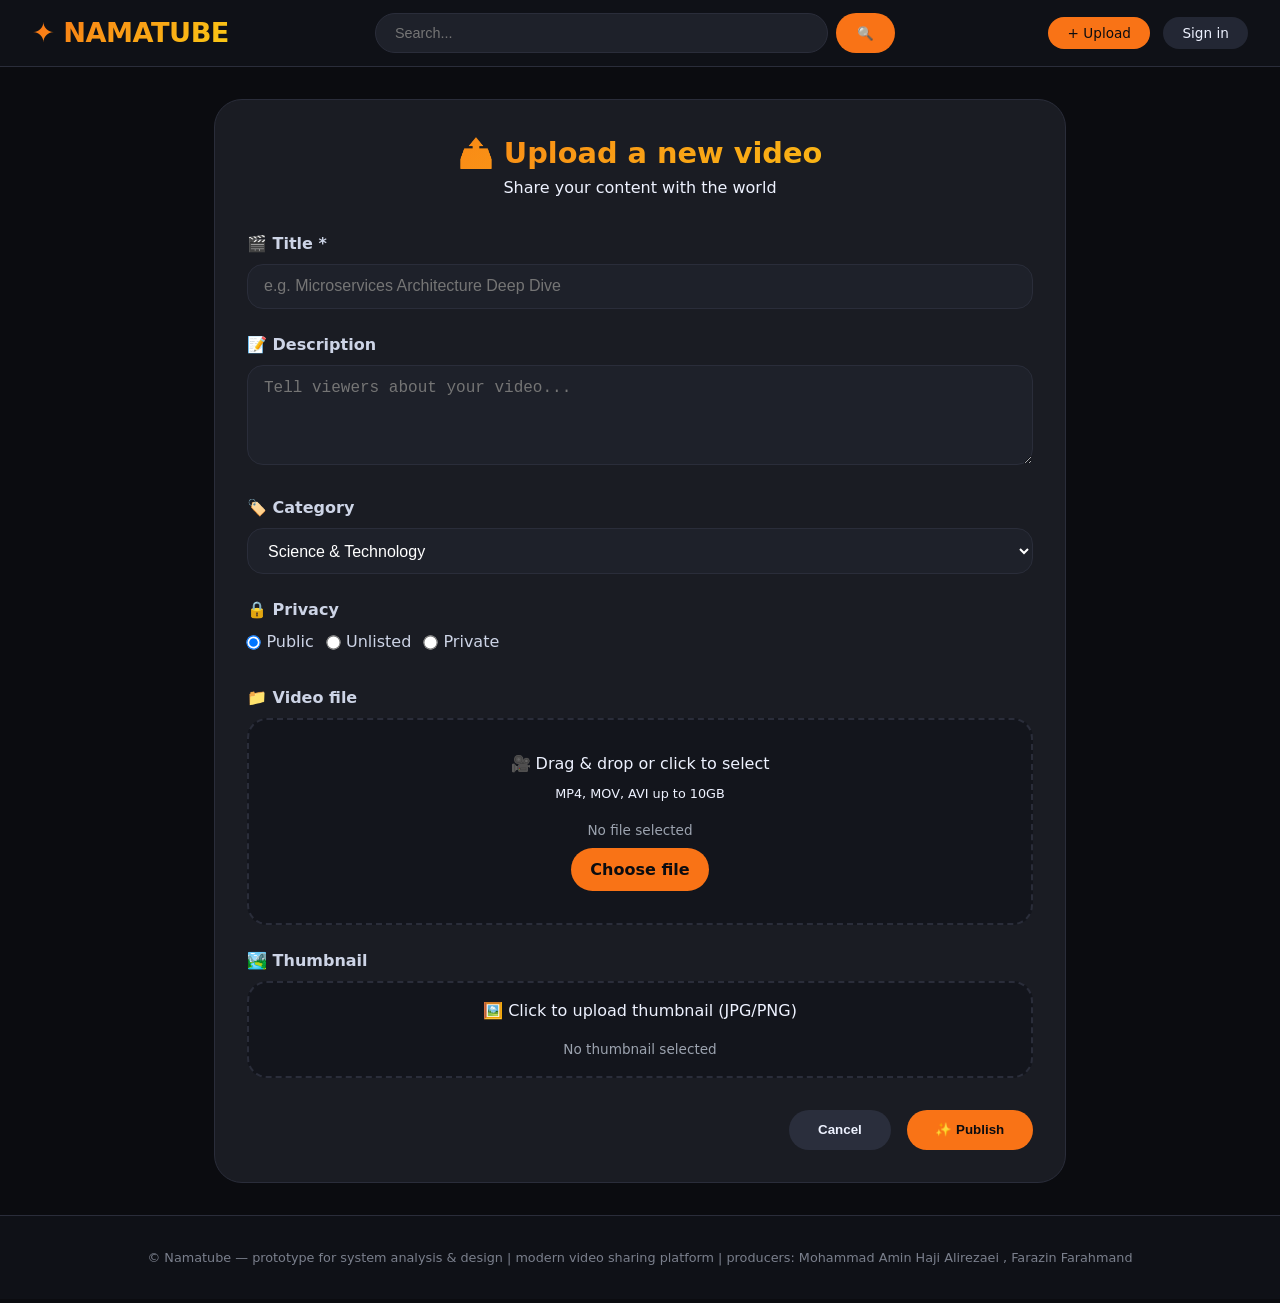
<file: prototype/upload.html>
<!DOCTYPE html>
<html lang="en">
<head>
    <meta charset="UTF-8">
    <meta name="viewport" content="width=device-width, initial-scale=1.0">
    <title>VidStream – Upload Video</title>
    <link rel="stylesheet" href="css/style.css">
    <link rel="stylesheet" href="css/upload.css">
</head>
<body>

<div class="header">
    <div class="logo" onclick="location.href='index.html'">✦ NAMATUBE</div>
    <div class="search-bar">
        <input type="text" placeholder="Search...">
        <button>🔍</button>
    </div>
    <div class="user-actions">
        <a href="upload.html" style="background-color: var(--accent); color: #0b0c10;">+ Upload</a>
        <a href="login.html">Sign in</a>
    </div>
</div>

<div class="upload-container">
    <div class="upload-card">
        <div class="upload-header">
            <h2>📤 Upload a new video</h2>
            <p>Share your content with the world</p>
        </div>

        <div class="form-group">
            <label>🎬 Title *</label>
            <input type="text" placeholder="e.g. Microservices Architecture Deep Dive" value="">
        </div>

        <div class="form-group">
            <label>📝 Description</label>
            <textarea rows="4" placeholder="Tell viewers about your video..."></textarea>
        </div>

        <div class="form-group">
            <label>🏷️ Category</label>
            <select>
                <option>Education</option>
                <option selected>Science & Technology</option>
                <option>Entertainment</option>
                <option>Gaming</option>
                <option>Music</option>
                <option>Networking & IT</option>
            </select>
        </div>

        <div class="form-group">
            <label>🔒 Privacy</label>
            <div class="checkbox-group">
                <label><input type="radio" name="privacy" checked> Public</label>
                <label><input type="radio" name="privacy"> Unlisted</label>
                <label><input type="radio" name="privacy"> Private</label>
            </div>
        </div>

        <div class="form-group">
            <label>📁 Video file</label>
            <div class="file-area" onclick="document.getElementById('videoFile').click()">
                <div>🎥 Drag & drop or click to select</div>
                <div style="font-size: 0.8rem; margin-top: 0.5rem;">MP4, MOV, AVI up to 10GB</div>
                <input type="file" id="videoFile" accept="video/*" style="display: none;">
                <div class="selected-file" id="fileInfo">No file selected</div>
                <div class="file-label">Choose file</div>
            </div>
        </div>

        <div class="form-group">
            <label>🏞️ Thumbnail</label>
            <div class="file-area" style="padding: 1rem;" onclick="document.getElementById('thumbFile').click()">
                <div>🖼️ Click to upload thumbnail (JPG/PNG)</div>
                <input type="file" id="thumbFile" accept="image/*" style="display: none;">
                <div class="selected-file" id="thumbInfo">No thumbnail selected</div>
            </div>
        </div>

        <div class="upload-actions">
            <button class="btn-secondary" onclick="history.back()">Cancel</button>
            <button class="btn-primary" onclick="alert('(Demo) Your video would be uploaded. This is a static prototype.')">✨ Publish</button>
        </div>
    </div>
</div>

<div class="footer">
    <p>© Namatube — prototype for system analysis & design | modern video sharing platform | producers: Mohammad Amin Haji Alirezaei , Farazin Farahmand</p>
</div>

<script src="js/upload.js"></script>
</body>
</html>
</file>
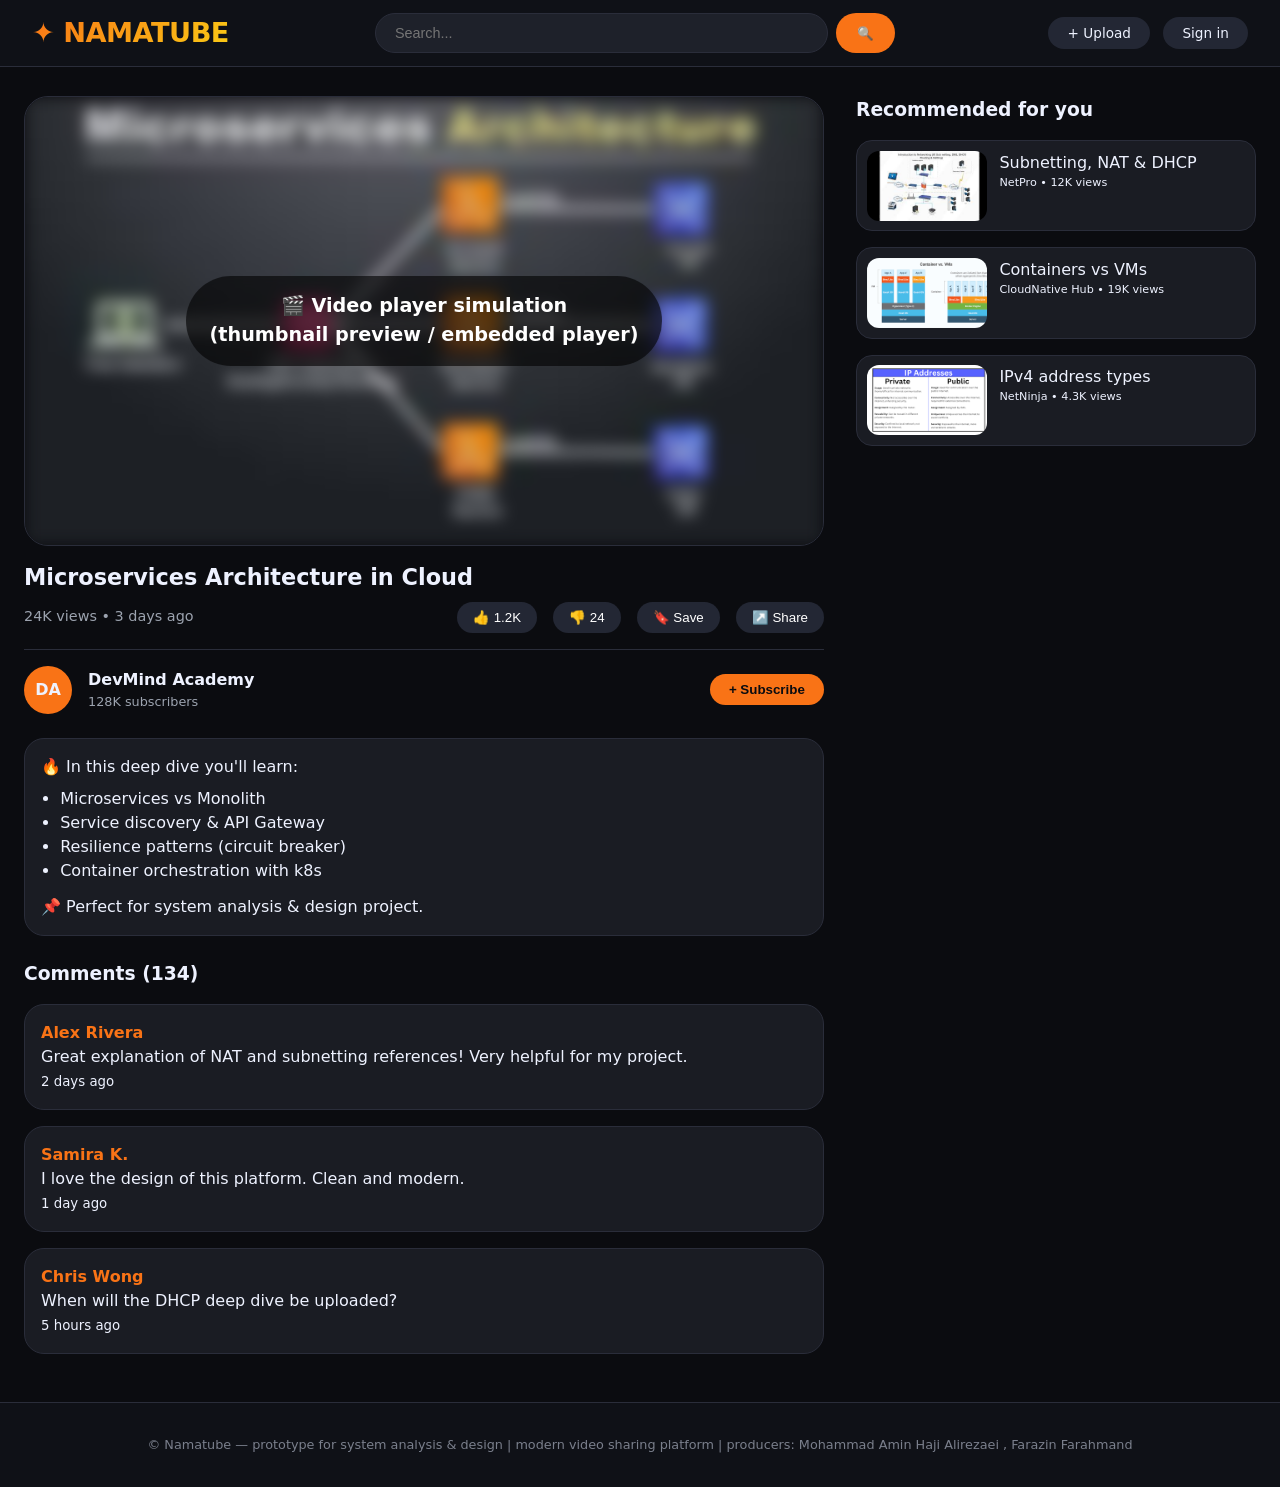
<file: prototype/watch.html>
<!DOCTYPE html>
<html lang="en">
<head>
    <meta charset="UTF-8">
    <meta name="viewport" content="width=device-width, initial-scale=1.0">
    <title>VidStream – Watch video</title>
    <link rel="stylesheet" href="css/style.css">
    <link rel="stylesheet" href="css/watch.css">
</head>
<body>

<div class="header">
    <div class="logo" onclick="location.href='index.html'">✦ NAMATUBE</div>
    <div class="search-bar">
        <input type="text" placeholder="Search...">
        <button>🔍</button>
    </div>
    <div class="user-actions">
        <a href="upload.html">+ Upload</a>
        <a href="login.html">Sign in</a>
    </div>
</div>

<div class="watch-container">
    <div class="video-section">
        <!-- Player with blurred thumbnail background and visible text overlay -->
        <div class="player" id="playerContainer">
            <!-- blurred background will be added dynamically -->
            <div class="player-placeholder" id="playerPlaceholder">
                🎬 Video player simulation<br>
                (thumbnail preview / embedded player)
            </div>
        </div>
        <div class="video-title" id="videoTitle">Loading...</div>
        <div class="video-meta">
            <div class="stats" id="videoStats">Loading views...</div>
            <div class="actions">
                <button>👍 1.2K</button>
                <button>👎 24</button>
                <button>🔖 Save</button>
                <button>↗️ Share</button>
            </div>
        </div>
        <div class="channel-info">
            <div class="channel-details">
                <div class="avatar" id="channelAvatar">DM</div>
                <div>
                    <div style="font-weight: bold;" id="channelName">Channel Name</div>
                    <div style="font-size: 0.8rem; color:#9ca3af;" id="subscriberCount">Subscribers</div>
                </div>
            </div>
            <button class="subscribe-btn">+ Subscribe</button>
        </div>
        <div class="description" id="description">
            <p>🔥 In this deep dive you'll learn:</p>
            <ul style="margin-top: 0.5rem; margin-left: 1.2rem;">
                <li>Microservices vs Monolith</li>
                <li>Service discovery & API Gateway</li>
                <li>Resilience patterns (circuit breaker)</li>
                <li>Container orchestration with k8s</li>
            </ul>
            <p style="margin-top: 0.8rem;">📌 Perfect for system analysis & design project.</p>
        </div>

        <!-- comments section -->
        <div class="comments-section">
            <h3>Comments (134)</h3>
            <div class="comment">
                <span class="comment-user">Alex Rivera</span>
                <p>Great explanation of NAT and subnetting references! Very helpful for my project.</p>
                <small>2 days ago</small>
            </div>
            <div class="comment">
                <span class="comment-user">Samira K.</span>
                <p>I love the design of this platform. Clean and modern.</p>
                <small>1 day ago</small>
            </div>
            <div class="comment">
                <span class="comment-user">Chris Wong</span>
                <p>When will the DHCP deep dive be uploaded?</p>
                <small>5 hours ago</small>
            </div>
        </div>
    </div>

    <!-- recommended videos sidebar -->
    <div class="recommendations">
        <h3 style="margin-bottom: 1rem;">Recommended for you</h3>
        <div class="rec-card" onclick="location.href='watch.html'">
            <div class="rec-thumb" style="background-image: url('assets/images/Subnetting.jpg'); background-size: cover;"></div>
            <div class="rec-info">
                <div class="rec-title">Subnetting, NAT & DHCP</div>
                <div style="font-size:0.7rem">NetPro • 12K views</div>
            </div>
        </div>
        <div class="rec-card" onclick="location.href='watch.html'">
            <div class="rec-thumb" style="background-image: url('assets/images/containers-vms.png'); background-size: cover;"></div>
            <div class="rec-info">
                <div class="rec-title">Containers vs VMs</div>
                <div style="font-size:0.7rem">CloudNative Hub • 19K views</div>
            </div>
        </div>
        <div class="rec-card" onclick="location.href='watch.html'">
            <div class="rec-thumb" style="background-image: url('assets/images/private-public-ipv4.png'); background-size: cover;"></div>
            <div class="rec-info">
                <div class="rec-title">IPv4 address types</div>
                <div style="font-size:0.7rem">NetNinja • 4.3K views</div>
            </div>
        </div>
    </div>
</div>

<div class="footer">
    <p>© Namatube — prototype for system analysis & design | modern video sharing platform | producers: Mohammad Amin Haji Alirezaei , Farazin Farahmand</p>
</div>

<script src="js/recieve-video.js"></script>
</body>
</html>
</file>
<file: prototype/css/style.css>
/* style.css - مشترک برای تمام صفحات prototype */
* {
    margin: 0;
    padding: 0;
    box-sizing: border-box;
}

body {
    font-family: 'Inter', system-ui, -apple-system, 'Segoe UI', Roboto, sans-serif;
    background-color: #0b0c10;
    color: #eef2ff;
    line-height: 1.5;
}

:root {
    --accent: #f97316;
    --accent-hover: #fb923c;
    --card-bg: #1a1c23;
    --sidebar-bg: #111318;
    --header-bg: #0f1117;
    --border-dim: #2a2d3a;
}

/* header */
.header {
    background-color: var(--header-bg);
    padding: 0.8rem 2rem;
    display: flex;
    justify-content: space-between;
    align-items: center;
    border-bottom: 1px solid var(--border-dim);
    position: sticky;
    top: 0;
    z-index: 100;
    backdrop-filter: blur(4px);
}

.logo {
    font-size: 1.7rem;
    font-weight: 800;
    background: linear-gradient(135deg, #f97316, #facc15);
    -webkit-background-clip: text;
    background-clip: text;
    color: transparent;
    letter-spacing: -0.5px;
    cursor: pointer;
}

.search-bar {
    display: flex;
    gap: 0.5rem;
    flex: 1;
    max-width: 520px;
    margin: 0 2rem;
}

.search-bar input {
    width: 100%;
    padding: 0.7rem 1.2rem;
    background-color: #1e212a;
    border: 1px solid var(--border-dim);
    border-radius: 48px;
    font-size: 0.9rem;
    color: white;
}

.search-bar input:focus {
    outline: none;
    border-color: var(--accent);
    background-color: #262a36;
}

.search-bar button {
    background-color: var(--accent);
    border: none;
    padding: 0 1.3rem;
    border-radius: 48px;
    cursor: pointer;
    font-weight: 600;
    color: #0b0c10;
    transition: 0.2s;
}

.search-bar button:hover {
    background-color: var(--accent-hover);
}

.user-actions a {
    text-decoration: none;
    background-color: #232734;
    padding: 0.5rem 1.2rem;
    border-radius: 32px;
    font-size: 0.85rem;
    font-weight: 500;
    color: #eef2ff;
    transition: 0.2s;
    margin-left: 0.5rem;
}

.user-actions a:hover {
    background-color: var(--accent);
    color: #0b0c10;
}

/* container and sidebar */
.container {
    display: flex;
    max-width: 1440px;
    margin: 1.8rem auto;
    padding: 0 1.5rem;
    gap: 2rem;
}

.sidebar {
    width: 250px;
    background-color: var(--sidebar-bg);
    border-radius: 24px;
    padding: 1.2rem;
    height: fit-content;
    position: sticky;
    top: 90px;
    border: 1px solid var(--border-dim);
}

.sidebar ul {
    list-style: none;
}

.sidebar li {
    padding: 0.7rem 0.8rem;
    margin: 0.3rem 0;
    border-radius: 14px;
    cursor: pointer;
    font-weight: 500;
    transition: 0.2s;
    color: #cdd4e6;
}

.sidebar li:hover {
    background-color: #2a2e3c;
    color: var(--accent);
}

/* video grid */
.video-grid {
    flex: 1;
    display: grid;
    grid-template-columns: repeat(auto-fill, minmax(280px, 1fr));
    gap: 1.8rem;
}

.video-card {
    background-color: var(--card-bg);
    border-radius: 20px;
    overflow: hidden;
    transition: transform 0.2s, box-shadow 0.2s;
    cursor: pointer;
    border: 1px solid var(--border-dim);
}

.video-card:hover {
    transform: translateY(-5px);
    box-shadow: 0 20px 30px -12px rgba(0,0,0,0.5);
    border-color: var(--accent);
}

.thumbnail {
    width: 100%;
    aspect-ratio: 16 / 9;
    background-color: #2a2e3c;
    background-size: cover;
    background-position: center;
}

.video-info {
    padding: 1rem;
}

.video-title {
    font-weight: 700;
    font-size: 1rem;
    margin-bottom: 0.4rem;
    line-height: 1.4;
}

.channel-name, .video-stats {
    font-size: 0.75rem;
    color: #9ca3af;
}

/* footer */
.footer {
    text-align: center;
    padding: 2rem;
    background-color: var(--header-bg);
    border-top: 1px solid var(--border-dim);
    margin-top: 2rem;
    font-size: 0.8rem;
    color: #7a7f8c;
}

/* responsive */
@media (max-width: 800px) {
    .sidebar {
        display: none;
    }
    .search-bar {
        margin: 0 0.8rem;
    }
    .header {
        padding: 0.6rem 1rem;
    }
}
</file>
<file: prototype/css/upload.css>
.upload-container {
    max-width: 900px;
    margin: 2rem auto;
    padding: 0 1.5rem;
}
.upload-card {
    background-color: var(--card-bg);
    border-radius: 28px;
    padding: 2rem;
    border: 1px solid var(--border-dim);
}
.upload-header {
    margin-bottom: 2rem;
    text-align: center;
}
.upload-header h2 {
    font-size: 1.8rem;
    background: linear-gradient(135deg, #f97316, #facc15);
    -webkit-background-clip: text;
    background-clip: text;
    color: transparent;
}
.form-group {
    margin-bottom: 1.5rem;
}
.form-group label {
    display: block;
    margin-bottom: 0.5rem;
    font-weight: 600;
    color: #cdd4e6;
}
.form-group input,
.form-group textarea,
.form-group select {
    width: 100%;
    padding: 0.8rem 1rem;
    background-color: #1e212a;
    border: 1px solid var(--border-dim);
    border-radius: 16px;
    color: white;
    font-size: 1rem;
    transition: 0.2s;
}
.form-group input:focus,
.form-group textarea:focus,
.form-group select:focus {
    outline: none;
    border-color: var(--accent);
    background-color: #262a36;
}
.file-area {
    border: 2px dashed var(--border-dim);
    border-radius: 20px;
    padding: 2rem;
    text-align: center;
    cursor: pointer;
    transition: 0.2s;
    background-color: #13151c;
}
.file-area:hover {
    border-color: var(--accent);
    background-color: #1a1d26;
}
.file-area input {
    display: none;
}
.file-label {
    display: inline-block;
    background-color: var(--accent);
    color: #0b0c10;
    padding: 0.6rem 1.2rem;
    border-radius: 40px;
    font-weight: bold;
    cursor: pointer;
    margin-top: 0.5rem;
}
.selected-file {
    margin-top: 1rem;
    font-size: 0.85rem;
    color: #9ca3af;
}
.checkbox-group {
    display: flex;
    align-items: center;
    gap: 0.8rem;
    flex-wrap: wrap;
}
.checkbox-group label {
    display: flex;
    align-items: center;
    gap: 0.4rem;
    font-weight: normal;
    cursor: pointer;
}
.checkbox-group input {
    width: auto;
    transform: scale(1.1);
}
.upload-actions {
    display: flex;
    gap: 1rem;
    justify-content: flex-end;
    margin-top: 2rem;
}
.btn-primary {
    background-color: var(--accent);
    border: none;
    padding: 0.8rem 1.8rem;
    border-radius: 40px;
    font-weight: bold;
    color: #0b0c10;
    cursor: pointer;
    transition: 0.2s;
}
.btn-secondary {
    background-color: #2a2e3c;
    border: none;
    padding: 0.8rem 1.8rem;
    border-radius: 40px;
    font-weight: bold;
    color: #eef2ff;
    cursor: pointer;
    transition: 0.2s;
}
.btn-primary:hover, .btn-secondary:hover {
    transform: translateY(-2px);
    filter: brightness(1.05);
}
@media (max-width: 700px) {
    .upload-card {
        padding: 1.2rem;
    }
}
</file>
<file: prototype/css/watch.css>
.watch-container {
    max-width: 1400px;
    margin: 1.8rem auto;
    padding: 0 1.5rem;
    display: flex;
    gap: 2rem;
    flex-wrap: wrap;
}
.video-section {
    flex: 2;
    min-width: 280px;
}
.player {
    background-color: #000;
    border-radius: 24px;
    overflow: hidden;
    aspect-ratio: 16 / 9;
    display: flex;
    align-items: center;
    justify-content: center;
    border: 1px solid var(--border-dim);
    position: relative;
    background-size: cover;
    background-position: center;
}
.player-blur-bg {
    position: absolute;
    top: 0;
    left: 0;
    width: 100%;
    height: 100%;
    background-size: cover;
    background-position: center;
    filter: blur(8px);
    z-index: 0;
}
.player-placeholder {
    position: relative;
    z-index: 1;
    text-align: center;
    background-color: rgba(0,0,0,0.6);
    padding: 1rem 1.5rem;
    border-radius: 48px;
    font-size: 1.2rem;
    font-weight: bold;
    backdrop-filter: blur(4px);
    color: white;
}
.video-title {
    font-size: 1.4rem;
    font-weight: 700;
    margin: 1rem 0 0.5rem 0;
}
.video-meta {
    display: flex;
    justify-content: space-between;
    align-items: center;
    flex-wrap: wrap;
    border-bottom: 1px solid var(--border-dim);
    padding-bottom: 1rem;
    margin-bottom: 1rem;
}
.stats {
    font-size: 0.9rem;
    color: #9ca3af;
}
.actions {
    display: flex;
    gap: 1rem;
}
.actions button {
    background: #232734;
    border: none;
    padding: 0.5rem 1rem;
    border-radius: 40px;
    color: white;
    font-weight: 500;
    cursor: pointer;
}
.channel-info {
    display: flex;
    justify-content: space-between;
    align-items: center;
    margin-bottom: 1.5rem;
}
.channel-details {
    display: flex;
    align-items: center;
    gap: 1rem;
}
.avatar {
    width: 48px;
    height: 48px;
    background-color: var(--accent);
    border-radius: 50%;
    display: flex;
    align-items: center;
    justify-content: center;
    font-weight: bold;
}
.subscribe-btn {
    background-color: var(--accent);
    border: none;
    padding: 0.5rem 1.2rem;
    border-radius: 40px;
    font-weight: bold;
    color: #0b0c10;
    cursor: pointer;
}
.description {
    background-color: var(--card-bg);
    padding: 1rem;
    border-radius: 20px;
    margin-bottom: 1.5rem;
    border: 1px solid var(--border-dim);
}
.comments-section h3 {
    margin-bottom: 1rem;
}
.comment {
    background-color: var(--card-bg);
    padding: 1rem;
    border-radius: 20px;
    margin-bottom: 1rem;
    border: 1px solid var(--border-dim);
}
.comment-user {
    font-weight: bold;
    color: var(--accent);
}
.recommendations {
    flex: 1;
    min-width: 280px;
}
.rec-card {
    display: flex;
    gap: 0.8rem;
    background-color: var(--card-bg);
    border-radius: 16px;
    margin-bottom: 1rem;
    padding: 0.6rem;
    border: 1px solid var(--border-dim);
    cursor: pointer;
}
.rec-thumb {
    width: 120px;
    height: 70px;
    background-color: #2a2e3c;
    border-radius: 12px;
    background-size: cover;
}
.footer {
    text-align: center;
    padding: 2rem;
    background-color: var(--header-bg);
    border-top: 1px solid var(--border-dim);
    margin-top: 2rem;
}
@media (max-width: 900px) {
    .watch-container { flex-direction: column; }
}
</file>
